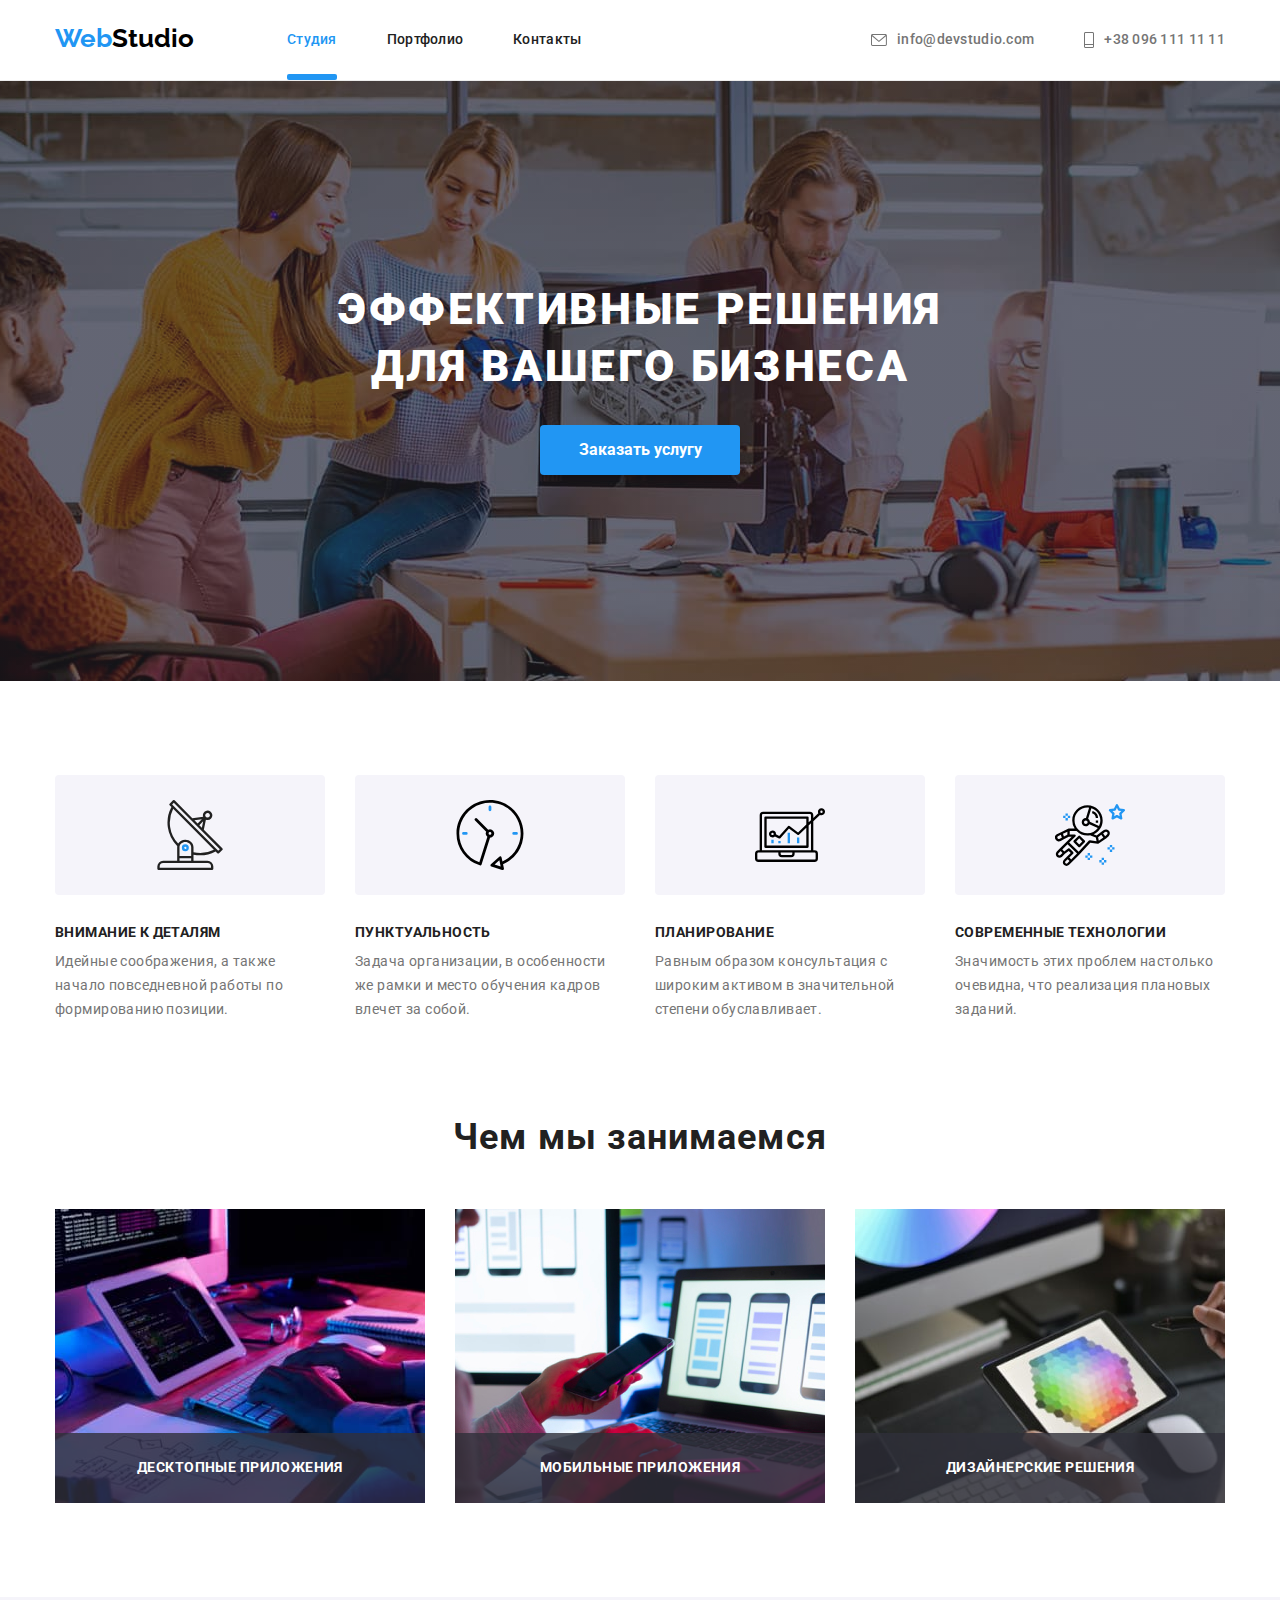
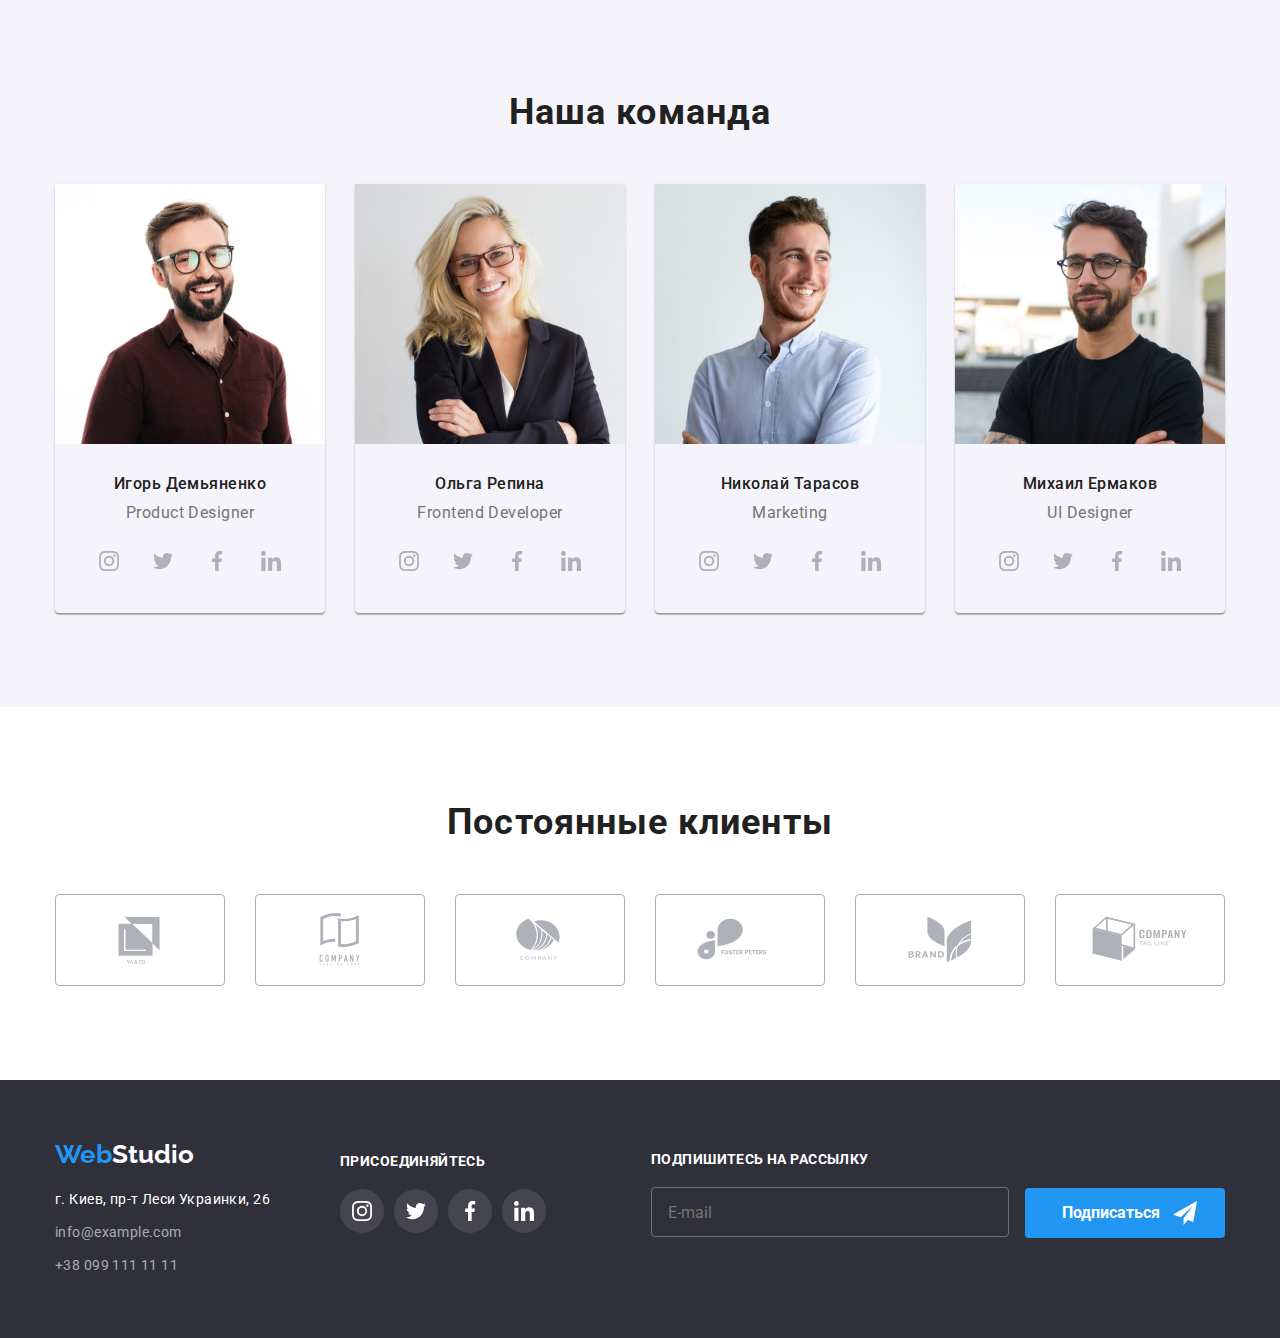
<file: index.html>
<!DOCTYPE html>
<html lang="ru">
    <head>
        <meta charset="UTF-8" />
        <meta http-equiv="X-UA-Compatible" content="IE=edge" />
        <meta name="viewport" content="width=device-width, initial-scale=1.0" />
        <title lang="en">WebStudio</title>
        <link rel="preconnect" href="https://fonts.googleapis.com" />
        <link rel="preconnect" href="https://fonts.gstatic.com" crossorigin />
        <link
            href="https://fonts.googleapis.com/css2?family=Raleway:wght@700&family=Roboto:wght@400;500;700;900&display=swap"
            rel="stylesheet"
        />
        <link
            rel="stylesheet"
            href="https://cdnjs.cloudflare.com/ajax/libs/modern-normalize/1.1.0/modern-normalize.min.css"
        />
        <link rel="stylesheet" href="./css/reset.css" />
        <link rel="stylesheet" href="./css/styles.css" />
    </head>
    <body>
        <!--Шапка-->
        <header class="header">
            <div class="conteiner flex-conteiner">
                <nav class="site-nav">
                    <a href="/index.html" class="logo-link" lang="en"
                        >Web<span class="logo-header-sec">Studio</span></a
                    >
                    <ul class="flex-list">
                        <li class="item">
                            <a class="link links current" href="/index.html"
                                >Студия</a
                            >
                        </li>
                        <li class="item">
                            <a class="link links" href="./portfolio.html"
                                >Портфолио</a
                            >
                        </li>
                        <li class="item">
                            <a class="link links" href="">Контакты</a>
                        </li>
                    </ul>
                </nav>
                <ul class="contacts">
                    <li class="item">
                        <a class="link links" href="mailto:info@devstudio.com">
                            <svg class="icon-header" width="16" height="12">
                                <use href="./img/icons.svg#icon-envelope"></use>
                            </svg>
                            info@devstudio.com</a
                        >
                    </li>

                    <li class="item">
                        <a class="link links" href="tel:+380961111111">
                            <svg class="icon-header" width="10" height="16">
                                <use
                                    href="./img/icons.svg#icon-phone"
                                ></use></svg
                            >+38 096 111 11 11</a
                        >
                    </li>
                </ul>
            </div>
        </header>
        <main>
            <!--Герой-->

            <section class="hero">
                <h1 class="hero-title">
                    Эффективные решения для вашего бизнеса
                </h1>
                <button
                    class="button-hero button"
                    type="button"
                    data-modal-open
                >
                    Заказать услугу
                </button>
            </section>
            <!--Преимущества компании-->
            <section class="advantage section">
                <div class="conteiner">
                    <h2 class="visually-hidden">Преимущества компании</h2>
                    <ul class="flex-adv">
                        <li class="flex-title">
                            <div class="icon-conteiner">
                                <svg
                                    class="icon-advantage"
                                    width="70"
                                    height="70"
                                >
                                    <use
                                        href="./img/icons.svg#icon-antenna"
                                    ></use>
                                </svg>
                            </div>
                            <h3 class="advantage-title">Внимание к деталям</h3>
                            <p class="discription">
                                Идейные соображения, а также начало повседневной
                                работы по формированию позиции.
                            </p>
                        </li>
                        <li class="flex-title">
                            <div class="icon-conteiner">
                                <svg class="icon-advantage">
                                    <use
                                        href="./img/icons.svg#icon-clock"
                                    ></use>
                                </svg>
                            </div>
                            <h3 class="advantage-title">Пунктуальность</h3>
                            <p class="discription">
                                Задача организации, в особенности же рамки и
                                место обучения кадров влечет за собой.
                            </p>
                        </li>
                        <li class="flex-title">
                            <div class="icon-conteiner">
                                <svg class="icon-advantage">
                                    <use
                                        href="./img/icons.svg#icon-diagram"
                                    ></use>
                                </svg>
                            </div>
                            <h3 class="advantage-title">Планирование</h3>
                            <p class="discription">
                                Равным образом консультация с широким активом в
                                значительной степени обуславливает.
                            </p>
                        </li>
                        <li class="flex-title">
                            <div class="icon-conteiner">
                                <svg class="icon-advantage">
                                    <use
                                        href="./img/icons.svg#icon-astronaut"
                                    ></use>
                                </svg>
                            </div>
                            <h3 class="advantage-title">
                                Современные технологии
                            </h3>
                            <p class="discription">
                                Значимость этих проблем настолько очевидна, что
                                реализация плановых заданий.
                            </p>
                        </li>
                    </ul>
                </div>
            </section>
            <!--Специфика работы-->
            <section class="section">
                <div class="conteiner">
                    <h3 class="example">Чем мы занимаемся</h3>
                    <ul class="flex-example">
                        <li class="flex-img example-img">
                            <div class="example-img">
                                <img
                                    src="./img/example1.jpg"
                                    alt="Работник набирает текст на клавиатуре"
                                    width="370"
                                    height="294"
                                />
                                <p class="example-title">
                                    Десктопные приложения
                                </p>
                            </div>
                        </li>
                        <li class="flex-img">
                            <div class="example-img">
                                <img
                                    src="./img/example2.jpg"
                                    alt="Девушка сверяет изображение на телефоне с исходным материалом"
                                    width="370"
                                    height="294"
                                />
                                <p class="example-title">
                                    Мобильные приложения
                                </p>
                            </div>
                        </li>
                        <li class="flex-img example-img">
                            <div class="example-img">
                                <img
                                    src="./img/example3.jpg"
                                    alt="Выбор цвета из палитры"
                                    width="370"
                                    height="294"
                                />
                                <p class="example-title">
                                    Дизайнерские решения
                                </p>
                            </div>
                        </li>
                    </ul>
                </div>
            </section>
            <!--Сотрудники команды-->
            <section class="team section">
                <div class="conteiner">
                    <h2 class="team-title">Наша команда</h2>
                    <ul class="flex-team">
                        <li class="flex-post">
                            <img
                                src="./img/team1.jpg"
                                alt="Игорь Демьяненко-Product Designer"
                                width="270"
                                height="260"
                            />
                            <h3 class="team-name">Игорь Демьяненко</h3>
                            <p class="post" lang="en">Product Designer</p>
                            <div class="social-block">
                                <ul class="social-list">
                                    <li class="social-item">
                                        <a
                                            href="instagram.com"
                                            rel="noopener noreferrer"
                                            target="_blank"
                                            class="social-link"
                                        >
                                            <svg class="link-icon">
                                                <use
                                                    href="./img/icons.svg#icon-instagram"
                                                ></use></svg
                                        ></a>
                                    </li>
                                    <li class="social-item">
                                        <a
                                            class="social-link"
                                            href="twitter.com"
                                            rel="noopener noreferrer"
                                            target="_blank"
                                        >
                                            <svg class="link-icon">
                                                <use
                                                    href="./img/icons.svg#icon-twitter"
                                                ></use></svg
                                        ></a>
                                    </li>
                                    <li class="social-item">
                                        <a
                                            href="facebook.com"
                                            rel="noopener noreferrer"
                                            target="_blank"
                                            class="social-link"
                                        >
                                            <svg class="link-icon">
                                                <use
                                                    href="./img/icons.svg#icon-facebook"
                                                ></use></svg
                                        ></a>
                                    </li>
                                    <li class="social-item">
                                        <a
                                            href="linkedin.com"
                                            rel="noopener noreferrer"
                                            target="_blank"
                                            class="social-link"
                                        >
                                            <svg class="link-icon">
                                                <use
                                                    href="./img/icons.svg#icon-linkedin"
                                                ></use></svg
                                        ></a>
                                    </li>
                                </ul>
                            </div>
                        </li>
                        <li class="flex-post">
                            <img
                                src="./img/team2.jpg"
                                alt="Ольга Репина-Frontend Developer"
                                width="270"
                                height="260"
                            />
                            <h3 class="team-name">Ольга Репина</h3>
                            <p class="post" lang="en">Frontend Developer</p>
                            <div class="social-block">
                                <ul class="social-list">
                                    <li class="social-item">
                                        <a
                                            class="social-link"
                                            href="instagram.com"
                                            rel="noopener noreferrer"
                                            target="_blank"
                                        >
                                            <svg class="link-icon">
                                                <use
                                                    href="./img/icons.svg#icon-instagram"
                                                ></use></svg
                                        ></a>
                                    </li>
                                    <li class="social-item">
                                        <a
                                            class="social-link"
                                            href="twitter.com"
                                            rel="noopener noreferrer"
                                            target="_blank"
                                        >
                                            <svg class="link-icon">
                                                <use
                                                    href="./img/icons.svg#icon-twitter"
                                                ></use></svg
                                        ></a>
                                    </li>
                                    <li class="social-item">
                                        <a
                                            class="social-link"
                                            href="facebook.com"
                                            rel="noopener noreferrer"
                                            target="_blank"
                                        >
                                            <svg class="link-icon">
                                                <use
                                                    href="./img/icons.svg#icon-facebook"
                                                ></use></svg
                                        ></a>
                                    </li>
                                    <li class="social-item">
                                        <a
                                            class="social-link"
                                            href="linkedin.com"
                                            rel="noopener noreferrer"
                                            target="_blank"
                                        >
                                            <svg class="link-icon">
                                                <use
                                                    href="./img/icons.svg#icon-linkedin"
                                                ></use></svg
                                        ></a>
                                    </li>
                                </ul>
                            </div>
                        </li>
                        <li class="flex-post">
                            <img
                                src="./img/team3.jpg"
                                alt="Николай Тарасов-Marketing"
                                width="270"
                                height="260"
                            />
                            <h3 class="team-name">Николай Тарасов</h3>
                            <p class="post" lang="en">Marketing</p>
                            <div class="social-block">
                                <ul class="social-list">
                                    <li class="social-item">
                                        <a
                                            href="instagram.com"
                                            rel="noopener noreferrer"
                                            target="_blank"
                                            class="social-link"
                                        >
                                            <svg class="link-icon">
                                                <use
                                                    href="./img/icons.svg#icon-instagram"
                                                ></use></svg
                                        ></a>
                                    </li>
                                    <li class="social-item">
                                        <a
                                            class="social-link"
                                            href="twitter.com"
                                            rel="noopener noreferrer"
                                            target="_blank"
                                        >
                                            <svg class="link-icon">
                                                <use
                                                    href="./img/icons.svg#icon-twitter"
                                                ></use></svg
                                        ></a>
                                    </li>
                                    <li class="social-item">
                                        <a
                                            href="facebook.com"
                                            rel="noopener noreferrer"
                                            target="_blank"
                                            class="social-link"
                                        >
                                            <svg class="link-icon">
                                                <use
                                                    href="./img/icons.svg#icon-facebook"
                                                ></use></svg
                                        ></a>
                                    </li>
                                    <li class="social-item">
                                        <a
                                            href="linkedin.com"
                                            rel="noopener noreferrer"
                                            target="_blank"
                                            class="social-link"
                                        >
                                            <svg class="link-icon">
                                                <use
                                                    href="./img/icons.svg#icon-linkedin"
                                                ></use></svg
                                        ></a>
                                    </li>
                                </ul>
                            </div>
                        </li>
                        <li class="flex-post">
                            <img
                                src="./img/team4.jpg"
                                alt="Михаил Ермаков-UI Designer"
                                width="270"
                                height="260"
                            />
                            <h3 class="team-name">Михаил Ермаков</h3>
                            <p class="post" lang="en">UI Designer</p>
                            <div class="social-block">
                                <ul class="social-list">
                                    <li class="social-item">
                                        <a
                                            href="instagram.com"
                                            rel="noopener noreferrer"
                                            target="_blank"
                                            class="social-link"
                                        >
                                            <svg class="link-icon">
                                                <use
                                                    href="./img/icons.svg#icon-instagram"
                                                ></use></svg
                                        ></a>
                                    </li>
                                    <li class="social-item">
                                        <a
                                            class="social-link"
                                            href="twitter.com"
                                            rel="noopener noreferrer"
                                            target="_blank"
                                        >
                                            <svg class="link-icon">
                                                <use
                                                    href="./img/icons.svg#icon-twitter"
                                                ></use></svg
                                        ></a>
                                    </li>
                                    <li class="social-item">
                                        <a
                                            href="facebook.com"
                                            rel="noopener noreferrer"
                                            target="_blank"
                                            class="social-link"
                                        >
                                            <svg class="link-icon">
                                                <use
                                                    href="./img/icons.svg#icon-facebook"
                                                ></use></svg
                                        ></a>
                                    </li>
                                    <li class="social-item">
                                        <a
                                            href="linkedin.com"
                                            rel="noopener noreferrer"
                                            target="_blank"
                                            class="social-link"
                                        >
                                            <svg class="link-icon">
                                                <use
                                                    href="./img/icons.svg#icon-linkedin"
                                                ></use></svg
                                        ></a>
                                    </li>
                                </ul>
                            </div>
                        </li>
                    </ul>
                </div>
            </section>
            <!--Клиенты-->
            <section class="section">
                <div class="conteiner">
                    <h3 class="clients-title">Постоянные клиенты</h3>
                    <ul class="clients-list">
                        <li class="clients-item">
                            <a href="" class="clients-link">
                                <svg class="clients-icon">
                                    <use
                                        href="./img/icons.svg#icon-logo1"
                                    ></use>
                                </svg>
                            </a>
                        </li>
                        <li class="clients-item">
                            <a href="" class="clients-link">
                                <svg class="clients-icon">
                                    <use
                                        href="./img/icons.svg#icon-logo2"
                                    ></use>
                                </svg>
                            </a>
                        </li>
                        <li class="clients-item">
                            <a href="" class="clients-link">
                                <svg class="clients-icon">
                                    <use
                                        href="./img/icons.svg#icon-logo3"
                                    ></use>
                                </svg>
                            </a>
                        </li>
                        <li class="clients-item">
                            <a href="" class="clients-link">
                                <svg class="clients-icon">
                                    <use
                                        href="./img/icons.svg#icon-logo4"
                                    ></use>
                                </svg>
                            </a>
                        </li>
                        <li class="clients-item">
                            <a href="" class="clients-link">
                                <svg class="clients-icon">
                                    <use
                                        href="./img/icons.svg#icon-logo5"
                                    ></use>
                                </svg>
                            </a>
                        </li>
                        <li class="clients-item">
                            <a href="" class="clients-link">
                                <svg class="clients-icon">
                                    <use
                                        href="./img/icons.svg#icon-logo6"
                                    ></use>
                                </svg>
                            </a>
                        </li>
                    </ul>
                </div>
            </section>
        </main>
        <!--Контакты-->
        <footer class="footer">
            <div class="conteiner footer-flex">
                <div class="footer-conteiner">
                    <a
                        class="logo-link footer-logo"
                        href="/index.html"
                        lang="en"
                        >Web<span class="logo-footer-sec">Studio</span></a
                    >
                    <address>
                        <ul class="footer-contacts">
                            <li class="footer-item">
                                <a
                                    class="map-link"
                                    href="https://goo.gl/maps/79ZGm4thhappSb5H8"
                                    target="_blank"
                                    rel="noopener noreferrer"
                                    >г. Киев, пр-т Леси Украинки, 26</a
                                >
                                <br />
                            </li>
                            <li class="footer-item">
                                <a
                                    class="link footer-links"
                                    href="mailto:info@example.com"
                                    >info@example.com</a
                                >
                            </li>
                            <li class="footer-item">
                                <a
                                    class="link footer-links"
                                    href="tel:+380991111111"
                                    >+38 099 111 11 11</a
                                >
                            </li>
                        </ul>
                    </address>
                </div>
                <div class="footer-link-conteiner">
                    <h2 class="footer-text footer-title">присоединяйтесь</h2>
                    <ul class="footer-social-list">
                        <li class="footer-social-item">
                            <a
                                class="footer-social-link"
                                href="instagram.com"
                                rel="noopener noreferrer"
                                target="_blank"
                            >
                                <svg class="footer-link-icon">
                                    <use
                                        href="./img/icons.svg#icon-instagram"
                                    ></use></svg
                            ></a>
                        </li>
                        <li class="footer-social-item">
                            <a
                                class="footer-social-link"
                                href="twitter.com"
                                rel="noopener noreferrer"
                                target="_blank"
                            >
                                <svg class="footer-link-icon">
                                    <use
                                        href="./img/icons.svg#icon-twitter"
                                    ></use></svg
                            ></a>
                        </li>
                        <li class="footer-social-item">
                            <a
                                class="footer-social-link"
                                href="facebook.com"
                                rel="noopener noreferrer"
                                target="_blank"
                            >
                                <svg class="footer-link-icon">
                                    <use
                                        href="./img/icons.svg#icon-facebook"
                                    ></use></svg
                            ></a>
                        </li>
                        <li class="footer-social-item">
                            <a
                                class="footer-social-link"
                                href="linkedin.com"
                                rel="noopener noreferrer"
                                target="_blank"
                            >
                                <svg class="footer-link-icon">
                                    <use
                                        href="./img/icons.svg#icon-linkedin"
                                    ></use></svg
                            ></a>
                        </li>
                    </ul>
                </div>
                <div class="subscribe-conteiner">
                    <form class="form-subscribe">
                        <label for="email" class="title-subscribe footer-title"
                            >Подпишитесь на рассылку </label
                        ><input
                            type="email"
                            class="email-subscribe"
                            placeholder="E-mail"
                            id="email"
                        />
                        <button type="submit" class="button-subscribe button">
                            Подписаться
                            <svg class="icon-subscribe" width="24" height="24">
                                <use href="./img/icons.svg#icon-send"></use>
                            </svg>
                        </button>
                    </form>
                </div>
            </div>
        </footer>
        <!--Модальное окно-->
        <div class="backdrop is-hidden" data-modal>
            <div class="modal">
                <button type="button" class="modal-close" data-modal-close>
                    <svg class="close-icon" width="18" height="18">
                        <use href="./img/icons.svg#icon-close"></use>
                    </svg>
                </button>

                <form class="form">
                    <p class="form-title">
                        Оставьте свои данные, мы вам перезвоним
                    </p>
                    <div class="form-field form-margin">
                        <label for="name">Имя </label>
                        <div class="form-conteiner">
                            <input type="text" name="name" id="name" />
                            <svg class="form-icon" width="18" height="18">
                                <use href="./img/icons.svg#icon-person"></use>
                            </svg>
                        </div>
                    </div>
                    <div class="form-field form-margin">
                        <label for="tel">Телефон</label>
                        <div class="form-conteiner">
                            <input type="tel" name="tel" id="tel" />
                            <svg class="form-icon" width="18" height="18">
                                <use
                                    href="./img/icons.svg#icon-phone-black"
                                ></use>
                            </svg>
                        </div>
                    </div>
                    <div class="form-field form-margin">
                        <label for="email-form">Почта</label>
                        <div class="form-conteiner">
                            <input type="email" name="email" id="email-form" />
                            <svg class="form-icon" width="18" height="18">
                                <use href="./img/icons.svg#icon-email"></use>
                            </svg>
                        </div>
                    </div>
                    <div class="form-field">
                        <label for="comment">Коментарий</label>
                        <textarea
                            name="comment"
                            id="comment"
                            placeholder="Введите текст"
                        ></textarea>
                    </div>

                    <label for="deal" class="form-deal"
                        ><input
                            type="checkbox"
                            value="agree"
                            id="deal"
                            class="check"
                        />
                        <svg width="11" height="8" class="icon-deal">
                            <use href="./img/icons.svg#icon-check"></use></svg
                        >Соглашаюсь с рассылкой и принимаю
                        <a href="" class="conditions"> Условия договора</a>
                    </label>

                    <button type="submit" class="form-button button">
                        Отправить
                    </button>
                </form>
            </div>
        </div>
        <script src="./js/modal.js"></script>
    </body>
</html>
</file>
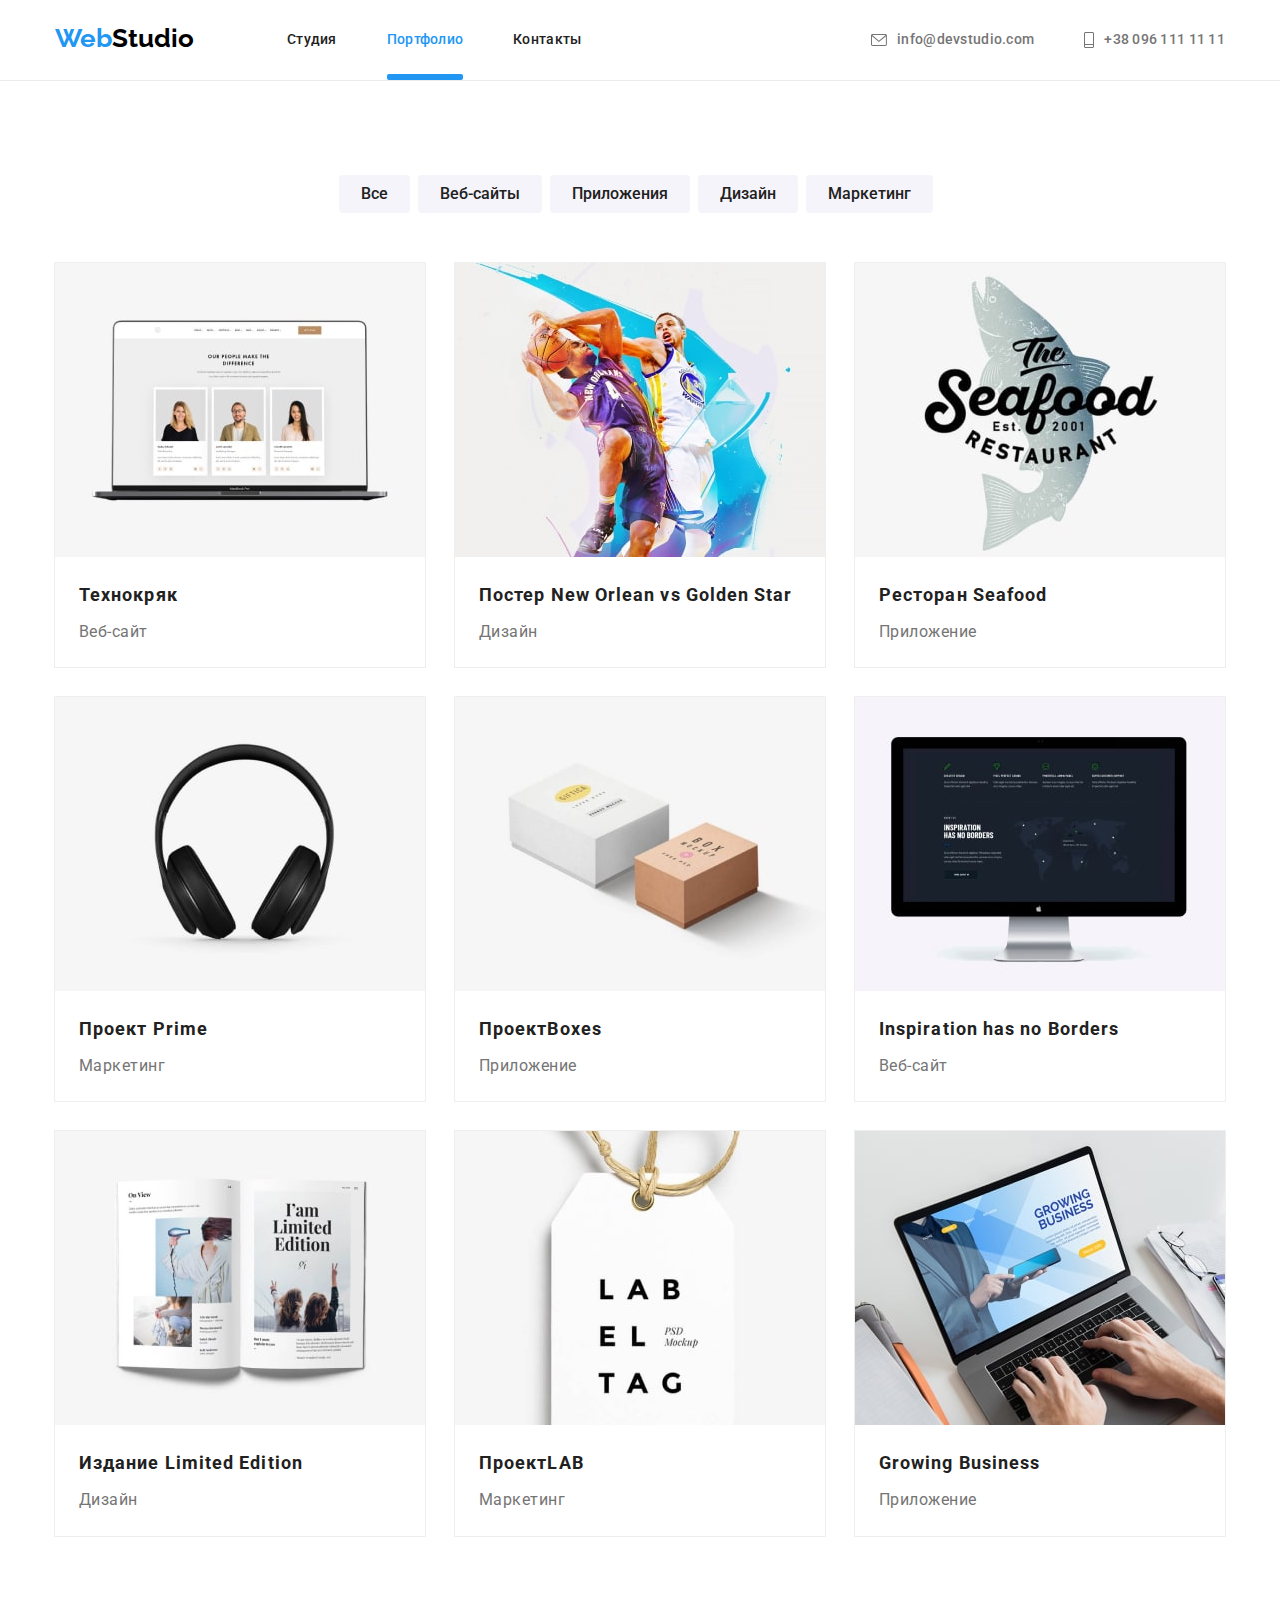
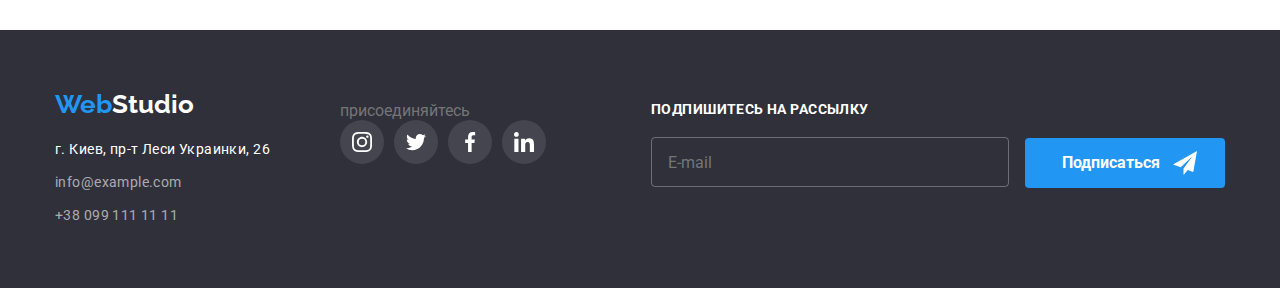
<file: portfolio.html>
<!DOCTYPE html>
<html lang="ru">
    <head>
        <meta charset="UTF-8" />
        <meta http-equiv="X-UA-Compatible" content="IE=edge" />
        <meta name="viewport" content="width=device-width, initial-scale=1.0" />
        <title>Портфолию</title>
        <link rel="preconnect" href="https://fonts.googleapis.com" />
        <link rel="preconnect" href="https://fonts.gstatic.com" crossorigin />
        <link
            href="https://fonts.googleapis.com/css2?family=Raleway:wght@700&family=Roboto:wght@400;500;700;900&display=swap"
            rel="stylesheet"
        />
        <link
            rel="stylesheet"
            href="https://cdnjs.cloudflare.com/ajax/libs/modern-normalize/1.1.0/modern-normalize.min.css"
        />
        <link rel="stylesheet" href="./css/reset.css" />
        <link rel="stylesheet" href="./css/styles.css" />
    </head>
    <body>
        <header class="header">
            <div class="conteiner flex-conteiner">
                <nav class="site-nav">
                    <a href="/index.html" class="logo-link" lang="en"
                        >Web<span class="logo-header-sec">Studio</span></a
                    >
                    <ul class="flex-list">
                        <li class="item">
                            <a class="link links" href="">Студия</a>
                        </li>
                        <li class="item">
                            <a
                                class="link links current"
                                href="./portfolio.html"
                                >Портфолио</a
                            >
                        </li>
                        <li class="item">
                            <a class="link links" href="">Контакты</a>
                        </li>
                    </ul>
                </nav>
                <ul class="contacts">
                    <li class="item">
                        <a class="link links" href="mailto:info@devstudio.com">
                            <svg class="icon-header" width="16" height="12">
                                <use href="./img/icons.svg#icon-envelope"></use>
                            </svg>
                            info@devstudio.com</a
                        >
                    </li>

                    <li class="item">
                        <a class="link links" href="tel:+380961111111">
                            <svg class="icon-header" width="10" height="16">
                                <use
                                    href="./img/icons.svg#icon-phone"
                                ></use></svg
                            >+38 096 111 11 11</a
                        >
                    </li>
                </ul>
            </div>
        </header>
        <main>
            <section class="portfolio section">
                <div class="conteiner">
                    <h1 class="visually-hidden">Портфолию</h1>
                    <ul class="list-padding flex-btn">
                        <li class="flex-item">
                            <button
                                class="button-portfolio active"
                                type="button"
                            >
                                Все
                            </button>
                        </li>
                        <li class="flex-item">
                            <button class="button-portfolio" type="button">
                                Веб-сайты
                            </button>
                        </li>
                        <li class="flex-item">
                            <button class="button-portfolio" type="button">
                                Приложения
                            </button>
                        </li>
                        <li class="flex-item">
                            <button class="button-portfolio" type="button">
                                Дизайн
                            </button>
                        </li>
                        <li class="flex-item">
                            <button class="button-portfolio" type="button">
                                Маркетинг
                            </button>
                        </li>
                    </ul>
                    <ul class="filters flex-conteiner">
                        <li class="flex-element">
                            <a class="project-link" href="">
                                <div class="overlay">
                                    <img
                                        src="./img/portfolio1.jpg"
                                        alt="Изображение на ноутбуке"
                                        width="370"
                                    />
                                    <p class="overlay-text">
                                        Технокряк это современная площадка
                                        распространения коронавируса. Компании
                                        используют эту платформу для цифрового
                                        шпионажа и атак на защищённые сервера
                                        конкурентов.
                                    </p>
                                </div>

                                <h2 class="filters-title">Технокряк</h2>
                                <p class="filters-type">Веб-сайт</p>
                            </a>
                        </li>
                        <li class="flex-element">
                            <a class="project-link" href="">
                                <div class="overlay">
                                    <p class="overlay-text">
                                        Технокряк это современная площадка
                                        распространения коронавируса. Компании
                                        используют эту платформу для цифрового
                                        шпионажа и атак на защищённые сервера
                                        конкурентов.
                                    </p>
                                    <img
                                        src="./img/portfolio2.jpg"
                                        alt="Два баскетболиста"
                                        width="370"
                                    />
                                </div>
                                <h2 class="filters-title">
                                    Постер
                                    <span lang="en"
                                        >New Orlean vs Golden Star</span
                                    >
                                </h2>
                                <p class="filters-type">Дизайн</p>
                            </a>
                        </li>
                        <li class="flex-element">
                            <a class="project-link" href="">
                                <div class="overlay">
                                    <p class="overlay-text">
                                        Технокряк это современная площадка
                                        распространения коронавируса. Компании
                                        используют эту платформу для цифрового
                                        шпионажа и атак на защищённые сервера
                                        конкурентов.
                                    </p>
                                    <img
                                        src="./img/portfolio3.jpg"
                                        alt="Логотип ресторана"
                                        width="370"
                                    />
                                </div>
                                <h2 class="filters-title">
                                    Ресторан <span lang="en">Seafood</span>
                                </h2>
                                <p class="filters-type">Приложение</p>
                            </a>
                        </li>

                        <li class="flex-element">
                            <a class="project-link" href="">
                                <div class="overlay">
                                    <p class="overlay-text">
                                        Технокряк это современная площадка
                                        распространения коронавируса. Компании
                                        используют эту платформу для цифрового
                                        шпионажа и атак на защищённые сервера
                                        конкурентов.
                                    </p>
                                    <img
                                        src="./img/portfolio4.jpg"
                                        alt="Наушники"
                                        width="370"
                                    />
                                </div>
                                <h2 class="filters-title">
                                    Проект <span lang="en">Prime</span>
                                </h2>
                                <p class="filters-type">Маркетинг</p>
                            </a>
                        </li>

                        <li class="flex-element">
                            <a class="project-link" href="">
                                <div class="overlay">
                                    <p class="overlay-text">
                                        Технокряк это современная площадка
                                        распространения коронавируса. Компании
                                        используют эту платформу для цифрового
                                        шпионажа и атак на защищённые сервера
                                        конкурентов.
                                    </p>
                                    <img
                                        src="./img/portfolio5.jpg"
                                        alt="Две коробки"
                                        width="370"
                                    />
                                </div>
                                <h2 class="filters-title">
                                    Проект<span lang="en">Boxes</span>
                                </h2>
                                <p class="filters-type">Приложение</p>
                            </a>
                        </li>

                        <li class="flex-element">
                            <a class="project-link" href="">
                                <div class="overlay">
                                    <p class="overlay-text">
                                        Технокряк это современная площадка
                                        распространения коронавируса. Компании
                                        используют эту платформу для цифрового
                                        шпионажа и атак на защищённые сервера
                                        конкурентов.
                                    </p>
                                    <img
                                        src="./img/portfolio6.jpg"
                                        alt="Лаптоп"
                                        width="370"
                                    />
                                </div>
                                <h2 class="filters-title">
                                    <span lang="en"
                                        >Inspiration has no Borders</span
                                    >
                                </h2>
                                <p class="filters-type">Веб-сайт</p>
                            </a>
                        </li>

                        <li class="flex-element">
                            <a class="project-link" href="">
                                <div class="overlay">
                                    <p class="overlay-text">
                                        Технокряк это современная площадка
                                        распространения коронавируса. Компании
                                        используют эту платформу для цифрового
                                        шпионажа и атак на защищённые сервера
                                        конкурентов.
                                    </p>
                                    <img
                                        src="./img/portfolio7.jpg"
                                        alt="Журнал"
                                        width="370"
                                    />
                                </div>
                                <h2 class="filters-title">
                                    Издание
                                    <span lang="en">Limited Edition</span>
                                </h2>
                                <p class="filters-type">Дизайн</p>
                            </a>
                        </li>

                        <li class="flex-element">
                            <a class="project-link" href="">
                                <div class="overlay">
                                    <p class="overlay-text">
                                        Технокряк это современная площадка
                                        распространения коронавируса. Компании
                                        используют эту платформу для цифрового
                                        шпионажа и атак на защищённые сервера
                                        конкурентов.
                                    </p>
                                    <img
                                        src="./img/portfolio8.jpg"
                                        alt="Бумажка на веревке"
                                        width="370"
                                    />
                                </div>
                                <h2 class="filters-title">
                                    Проект<span lang="en">LAB</span>
                                </h2>
                                <p class="filters-type">Маркетинг</p>
                            </a>
                        </li>

                        <li class="flex-element">
                            <a class="project-link" href="">
                                <div class="overlay">
                                    <p class="overlay-text">
                                        Технокряк это современная площадка
                                        распространения коронавируса. Компании
                                        используют эту платформу для цифрового
                                        шпионажа и атак на защищённые сервера
                                        конкурентов.
                                    </p>
                                    <img
                                        src="./img/portfolio9.jpg"
                                        alt="Человек работает на ноутбуке"
                                        width="370"
                                    />
                                </div>
                                <h2 class="filters-title" lang="en">
                                    Growing Business
                                </h2>
                                <p class="filters-type">Приложение</p>
                            </a>
                        </li>
                    </ul>
                </div>
            </section>
        </main>

        <footer class="footer">
            <div class="conteiner footer-flex">
                <div class="footer-conteiner">
                    <a
                        class="logo-link footer-logo"
                        href="/index.html"
                        lang="en"
                        >Web<span class="logo-footer-sec">Studio</span></a
                    >
                    <address>
                        <ul class="footer-contacts">
                            <li class="footer-item">
                                <a
                                    class="map-link"
                                    href="https://goo.gl/maps/79ZGm4thhappSb5H8"
                                    target="_blank"
                                    rel="noopener noreferrer"
                                    >г. Киев, пр-т Леси Украинки, 26</a
                                >
                                <br />
                            </li>
                            <li class="footer-item">
                                <a
                                    class="link footer-links"
                                    href="mailto:info@example.com"
                                    >info@example.com</a
                                >
                                <br />
                            </li>
                            <li class="footer-item">
                                <a
                                    class="link footer-links"
                                    href="tel:+380991111111"
                                    >+38 099 111 11 11</a
                                >
                            </li>
                        </ul>
                    </address>
                </div>
                <div class="footer-link-conteiner">
                    <p class="footer-text">присоединяйтесь</p>
                    <ul class="footer-social-list">
                        <li class="footer-social-item">
                            <a
                                class="footer-social-link"
                                href="instagram.com"
                                rel="noopener noreferrer"
                                target="_blank"
                            >
                                <svg class="footer-link-icon">
                                    <use
                                        href="./img/icons.svg#icon-instagram"
                                    ></use></svg
                            ></a>
                        </li>
                        <li class="footer-social-item">
                            <a
                                class="footer-social-link"
                                href="twitter.com"
                                rel="noopener noreferrer"
                                target="_blank"
                            >
                                <svg class="footer-link-icon">
                                    <use
                                        href="./img/icons.svg#icon-twitter"
                                    ></use></svg
                            ></a>
                        </li>
                        <li class="footer-social-item">
                            <a
                                class="footer-social-link"
                                href="facebook.com"
                                rel="noopener noreferrer"
                                target="_blank"
                            >
                                <svg class="footer-link-icon">
                                    <use
                                        href="./img/icons.svg#icon-facebook"
                                    ></use></svg
                            ></a>
                        </li>
                        <li class="footer-social-item">
                            <a
                                class="footer-social-link"
                                href="linkedin.com"
                                rel="noopener noreferrer"
                                target="_blank"
                            >
                                <svg class="footer-link-icon">
                                    <use
                                        href="./img/icons.svg#icon-linkedin"
                                    ></use></svg
                            ></a>
                        </li>
                    </ul>
                </div>
                <div class="subscribe-conteiner">
                    <form class="form-subscribe">
                        <label for="email" class="title-subscribe footer-title"
                            >Подпишитесь на рассылку </label
                        ><input
                            type="email"
                            class="email-subscribe"
                            placeholder="E-mail"
                            id="email"
                        />
                        <button type="submit" class="button-subscribe button">
                            Подписаться
                            <svg class="icon-subscribe" width="24" height="24">
                                <use href="./img/icons.svg#icon-send"></use>
                            </svg>
                        </button>
                    </form>
                </div>
            </div>
        </footer>
    </body>
</html>
</file>
<file: css/styles.css>
:root {
    --contents-color: #757575;
    --title-color: #212121;
    --accent-color: #2196f3;
    --logo-first-color: #2196f3;
    --logo-header-sec: #000000;
    --logo-footer-sec: #ffffff;
    --header-bcg: #ffffff;
    --footer-bcg: #2f303a;
    --basic-bcg: #ffffff;
    --team-bcg: #f5f4fa;
    --button-color: #212121;
    --button-active-color: #2196f3;
    --button-portfolio-bcg: #f5f4fa;
    --hover-animation: 250ms cubic-bezier(0.4, 0, 0.2, 1);
    --animation: transform 250ms cubic-bezier(0.4, 0, 0.2, 1),
        opacity 250ms cubic-bezier(0.4, 0, 0.2, 1);
}
body {
    font-family: 'Roboto', sans-serif;

    color: var(--contents-color);
}
.header {
    border-bottom: 1px solid #ececec;

    background-color: var(--header-bcg);
}
/* Шапка */
.flex-conteiner,
.site-nav {
    display: flex;
}
.flex-list {
    display: flex;
    align-items: center;
    margin-left: 93px;
}
.flex-list .item:not(:last-child) {
    margin-right: 50px;
}
.contacts {
    display: flex;
    align-items: center;
    margin-left: auto;
}
.contacts .item:not(:last-child) {
    margin-right: 50px;
}
/* Лого */
.logo-link,
.logo-link:focus {
    display: block;
    padding-top: 24px;
    padding-bottom: 25px;

    font-family: 'Raleway', sans-serif;
    font-weight: 700;
    font-size: 26px;
    line-height: 1.1em;

    color: var(--accent-color);
}
.logo-header-sec {
    color: var(--logo-header-sec);
}
.logo-footer-sec {
    color: var(--logo-footer-sec);
}
/* Навигация сайта */
.icon-header {
    margin-right: 10px;
    fill: currentColor;
}
.links {
    display: flex;
    align-items: center;
    padding-top: 32px;
    padding-bottom: 32px;

    font-weight: 500;
    font-size: 14px;
    line-height: 1.1;
    letter-spacing: 0.02em;
}
.site-nav .link {
    transition: color var(--hover-animation);

    color: var(--title-color);
}

.site-nav .link.current {
    color: var(--accent-color);
}
.item {
    position: relative;
}
.current::after {
    position: absolute;
    content: '';
    width: 100%;
    border: solid #2196f3;
    border-radius: 2px;
    bottom: 0;
}

.site-nav,
.link:focus,
.link:hover {
    color: var(--accent-color);
}

/* Контакты шапки */

.contacts .link {
    transition: color var(--hover-animation);

    color: var(--contents-color);
}

.contacts,
.link:hover,
.link:focus {
    color: var(--accent-color);
}

/* Герой */
.hero {
    padding: 200px 0;
    max-width: 1600px;
    height: 600px;
    margin: 0 auto;

    background-color: #2f303a;
    background-image: linear-gradient(
            to right,
            rgba(47, 48, 58, 0.4),
            rgba(47, 48, 58, 0.4)
        ),
        url(../img/hero-bg.jpg);
    background-repeat: no-repeat;
    background-size: cover;
    background-position: center;
}
.hero-title {
    margin: 0 auto;
    margin-bottom: 30px;

    color: #ffffff;
    font-weight: 900;
    font-size: 44px;
    line-height: 1.3;
    letter-spacing: 0.06em;
    text-transform: uppercase;
    max-width: 650px;
    text-align: center;
}

/* Преимущества */
.icon-conteiner {
    display: flex;
    align-items: center;
    justify-content: center;
    height: 120px;
    margin-bottom: 30px;
    border-radius: 4px;

    background-color: #f5f4fa;
}
.icon-advantage {
    width: 70px;
    height: 70px;
}
.advantage.section {
    padding-bottom: 0;

    background-color: #ffffff;
}
.advantage-title {
    margin-bottom: 10px;

    font-weight: 700;
    font-size: 14px;
    line-height: 1.1;
    letter-spacing: 0.03em;
    text-transform: uppercase;

    color: var(--title-color);
}
.flex-adv {
    display: flex;
    justify-content: space-between;
}
.flex-title {
    width: 270px;
    margin-right: 30px;
}
.flex-title:last-child {
    margin-right: 0;
}

.discription {
    font-size: 14px;
    line-height: 1.7;
    letter-spacing: 0.03em;
}
/* Специфика работы */
.flex-example {
    display: flex;
}

.flex-img:not(:last-child) {
    margin-right: 30px;
}
.example-img {
    position: relative;
    width: 370px;
    height: 294px;
}
.example-title {
    position: absolute;
    padding-top: 27px;
    left: 0;
    bottom: 0;
    width: 370px;
    height: 70px;
    font-weight: 700;
    font-size: 14px;
    line-height: 1.1;
    text-align: center;
    letter-spacing: 0.03em;
    text-transform: uppercase;

    color: #ffffff;
    background-color: rgba(47, 48, 58, 0.8);
}
/* Наша команда */
.team {
    background-color: #f5f4fa;
}
.team-title,
.example,
.clients-title {
    padding-bottom: 50px;

    font-weight: 700;
    font-size: 36px;
    line-height: 1.2;
    text-align: center;
    letter-spacing: 0.03em;

    color: var(--title-color);
}
.team-name {
    padding-top: 30px;
    padding-bottom: 10px;

    font-weight: 500;
    font-size: 16px;
    line-height: 1.2;
    text-align: center;
    letter-spacing: 0.03em;

    color: var(--title-color);
}
.post {
    margin-bottom: 16px;

    font-size: 16px;
    line-height: 1.2;
    text-align: center;
    letter-spacing: 0.03em;
}

.social-block {
    margin: 16px 32px 30px 32px;
}
.social-list {
    display: flex;
    justify-content: space-between;
}
.social-item {
    display: flex;
    width: 44px;
    height: 44px;
    border-radius: 50%;
}
.social-link {
    display: flex;
    justify-content: center;
    align-items: center;
    border-radius: 50%;
    width: 100%;
    height: 100%;

    fill: #afb1b8;

    transition: background-color var(--hover-animation),
        fill var(--hover-animation), border-radius var(--hover-animation);
}
.link-icon {
    width: 20px;
    height: 20px;
}
.social-link:hover,
.social-link:focus {
    background-color: var(--accent-color);
    border-radius: 50%;
    fill: #ffffff;
}

.flex-team {
    display: flex;
    justify-content: space-between;
}
.flex-post {
    box-shadow: 0px 1px 3px rgba(0, 0, 0, 0.12), 0px 1px 1px rgba(0, 0, 0, 0.14),
        0px 2px 1px rgba(0, 0, 0, 0.2);
    border-radius: 0px 0px 4px 4px;
    margin-right: 30px;
}
.flex-post:last-child {
    margin-right: 0;
}
/* Клиенты */
.clients-list {
    display: flex;
}
.clients-item {
    display: flex;

    width: 170px;
    height: 92px;
}
.clients-link {
    display: flex;
    justify-content: center;
    align-items: center;
    border: 1px solid;
    border-radius: 4px;
    width: 100%;
    height: 100%;

    color: #afb1b8;

    transition: color var(--hover-animation);
}
.clients-icon {
    display: flex;
    width: 106p;
    height: 60px;
    fill: currentColor;
}
.clients-item + .clients-item {
    margin-left: 30px;
}
.clients-link:hover,
.clients-link:focus {
    color: var(--accent-color);
}

/* Подвал */
.footer {
    background-color: var(--footer-bcg);
}
.footer-logo {
    display: block;

    padding-top: 60px;
    padding-bottom: 20px;
}
.footer-contacts {
    padding-bottom: 60px;
}
.footer-contacts .map-link {
    font-style: normal;
    font-size: 14px;
    line-height: 1.7;
    letter-spacing: 0.03em;

    color: #ffffff;

    transition: color var(--hover-animation);
}
.footer-contacts .map-link:hover,
.map-link:focus {
    color: var(--accent-color);
}
.footer-contacts .link {
    font-style: normal;
    font-size: 14px;
    line-height: 1.7;
    letter-spacing: 0.03em;

    color: #ffffff99;

    transition: color var(--hover-animation);
}
.link:focus,
.link:hover {
    color: var(--accent-color);
}
.footer-flex {
    display: flex;
}

.footer-item + .footer-item {
    padding-top: 9px;
}
.footer-link-conteiner {
    margin-top: 72px;
    margin-left: 70px;
}
.footer-title {
    margin-bottom: 20px;

    font-weight: 700;
    font-size: 14px;
    line-height: 1.1;
    letter-spacing: 0.03em;
    text-transform: uppercase;

    color: #ffffff;
}
.footer-text {
    display: inline-block;
}
.footer-social-list {
    display: flex;
}
.footer-link-icon {
    display: flex;
    width: 20px;
    height: 20px;

    fill: #ffffff;
}
.footer-social-link {
    display: flex;
    justify-content: center;
    align-items: center;
    border-radius: 50%;
    width: 100%;
    height: 100%;

    transition: background-color var(--hover-animation);
}
.footer-social-item {
    border-radius: 50%;
    width: 44px;
    height: 44px;

    background-color: rgba(255, 255, 255, 0.1);
}
.footer-social-link:hover,
.footer-social-link:focus {
    background-color: var(--accent-color);
}

.footer-social-item + .footer-social-item {
    margin-left: 10px;
}
.subscribe-conteiner {
    display: flex;
    margin-top: 72px;
    margin-left: auto;
}
.title-subscribe {
    display: flex;
}
.email-subscribe {
    width: 358px;
    height: 50px;
    padding: 15px 16px;
    margin-right: 12px;

    border: 1px solid rgba(255, 255, 255, 0.3);
    background-color: transparent;
    border-radius: 4px;
    color: #ffffff;
}
.button-subscribe {
    position: relative;
    display: inline-block;
    width: 200px;
    height: 50px;
    padding-right: 29px;

    background: #2196f3;
    color: #ffffff;
    border-radius: 4px;

    transition: background-color var(--hover-animation),
        box-shadow var(--hover-animation);
}
.icon-subscribe {
    position: absolute;
    top: 50%;
    right: 28px;

    transform: translateY(-50%);
}
.button-subscribe:hover,
.button-subscribe:focus {
    background-color: #188ce8;
    box-shadow: 0px 4px 4px rgba(0, 0, 0, 0.15);
}

/* Портфолио */
.portfolio {
    background-color: var(--basic-bcg);
}
.overlay {
    position: relative;
    overflow: hidden;
}

.overlay-text {
    position: absolute;
    top: 0;
    left: 0;
    padding: 63px 24px;
    min-height: 100%;
    height: calc(100%-30px);
    overflow-y: auto;

    font-size: 18px;
    line-height: 1.6;
    letter-spacing: 0.03em;

    color: #ffffff;
    background-color: rgba(33, 150, 243, 0.9);

    transform: translateY(101%);
    transition: var(--animation);
}
.project-link:hover .overlay-text,
.project-link:hover {
    transform: translateY(0);
}
.flex-conteiner {
    display: flex;
    flex-wrap: wrap;
}
.flex-element {
    width: 370px;
    margin-right: 30px;
    margin-bottom: 30px;
    outline: 1px solid #eeeeee;
}

.flex-element:nth-child(3n) {
    margin-right: 0;
}
.flex-element:nth-last-child(-n + 3) {
    margin-bottom: 0;
}
.filters-title {
    padding: 20px 24px 4px;

    font-weight: 700;
    font-size: 18px;
    line-height: 2;
    letter-spacing: 0.06em;

    color: var(--title-color);
}
.filters-type {
    padding: 0 24px 20px;

    font-size: 16px;
    line-height: 1.9;
    letter-spacing: 0.03em;
}
.project-link {
    display: block;

    transition: box-shadow var(--hover-animation);
}
.project-link:hover {
    box-shadow: 0px 1px 1px rgba(0, 0, 0, 0.12), 0px 4px 4px rgba(0, 0, 0, 0.06),
        1px 4px 6px rgba(0, 0, 0, 0.16);
}
/* Кнопки */
.button {
    border-radius: 4px;

    font-family: inherit;
    font-weight: 700;
    min-width: 200px;
    height: 50px;

    color: #ffffff;
    background-color: var(--button-active-color);
}
.button-hero {
    display: block;
    padding: 10px 32px;
    margin: 0 auto;

    background-image: none;

    box-shadow: 0px 4px 4px rgba(0, 0, 0, 0.15);
    transition: background-color var(--hover-animation),
        box-shadow var(--hover-animation);
}
.button-hero:hover,
.button-hero:focus {
    background-color: #188ce8;
    box-shadow: 0px 4px 4px rgba(0, 0, 0, 0.15);
}
.button-portfolio {
    padding: 6px 22px;
    border-radius: 4px;

    font-family: inherit;
    font-weight: 500;
    font-size: 16px;
    line-height: 1.6;

    color: var(--button-color);
    background-color: var(--button-portfolio-bcg);

    transition: color var(--hover-animation),
        background-color var(--hover-animation),
        box-shadow var(--hover-animation);
}

.button-portfolio:hover,
.button-portfolio:focus {
    color: #ffffff;
    background-color: #188ce8;
    box-shadow: 0px 3px 1px rgba(0, 0, 0, 0.1), 0px 1px 2px rgba(0, 0, 0, 0.08),
        0px 2px 2px rgba(0, 0, 0, 0.12);
}
.flex-btn {
    display: flex;
    justify-content: center;
}
.flex-item {
    margin-right: 8px;
}
.conteiner {
    width: 1200px;
    padding-left: 15px;
    padding-right: 15px;
    margin: 0 auto;
}
.section {
    padding: 94px 0;
}
.list-padding {
    padding-bottom: 50px;
}
/* -------Модальное окно---------- */
.backdrop {
    position: fixed;
    top: 0;
    left: 0;
    width: 100vw;
    height: 100vh;

    background-color: rgba(0, 0, 0, 0.2);

    transition: var(--animation), visibility var(--hover-animation);
}
.backdrop.is-hidden .modal {
    transform: translate(-50%, -50%) scale(1.1);
}
.modal {
    position: absolute;
    top: 50%;
    left: 50%;
    max-width: 528px;
    width: calc(100% - 30px);
    max-height: 581px;
    height: calc(100% - 30px);
    padding: 40px;
    border-radius: 4px;

    background-color: #ffffff;
    box-shadow: 0px 1px 3px rgba(0, 0, 0, 0.12), 0px 1px 1px rgba(0, 0, 0, 0.14),
        0px 2px 1px rgba(0, 0, 0, 0.2);

    transform: translate(-50%, -50%) scale(1);
    transition: transform var(--hover-animation);
}
.modal-close {
    position: absolute;
    display: flex;
    align-items: center;
    justify-content: center;
    top: 10px;
    right: 10px;
    width: 30px;
    height: 30px;

    border: 1px solid rgba(0, 0, 0, 0.1);
    border-radius: 50%;

    background-color: #ffffff;
}
.close-icon {
    transition: fill var(--hover-animation);
}
.modal-close:hover,
.modal-close:focus .close-icon {
    fill: var(--accent-color);
}
.form {
    position: absolute;
    margin: 0 auto;
}
.form-title {
    margin-bottom: 12px;

    font-weight: 700;
    font-size: 20px;
    line-height: 1.2;
    text-align: center;
    letter-spacing: 0.03em;

    color: var(--title-color);
}
.form-field {
    display: flex;
    flex-direction: column;
}

.form-margin {
    margin-bottom: 10px;
}

.form-conteiner {
    position: relative;
}
.form-icon {
    position: absolute;
    top: 50%;
    left: 12px;

    transform: translateY(-50%);
    transition: fill var(--hover-animation);
}
.form-field:focus-within .form-icon {
    fill: var(--accent-color);
}
.form-field input {
    width: 100%;
    height: 40px;
    background-color: transparent;
    margin: 0;

    padding: 12px 0 12px 42px;

    border: 1px solid;
    border-color: rgba(33, 33, 33, 0.2);
    border-radius: 4px;

    transition: border-color var(--hover-animation);
}
.form-field:focus-within input {
    border-color: var(--accent-color);
}
.form-field label {
    margin-bottom: 5px;
    font-size: 12px;
    line-height: 1.2;
    letter-spacing: 0.01em;
}
.form-field textarea {
    width: 448px;
    height: 120px;
    margin-bottom: 20px;

    border: 1px solid;
    border-color: rgba(33, 33, 33, 0.2);
    border-radius: 4px;
    padding: 12px 16px;

    background-color: transparent;
}
.textarea::placeholder {
    font-size: 14px;
    line-height: 1.2;
    letter-spacing: 0.01em;

    color: rgba(117, 117, 117, 0.5);
}
label.form-deal {
    display: flex;
    align-items: center;
    margin-left: 12px;
    margin-right: auto;
    margin-bottom: 30px;

    cursor: pointer;

    font-size: 14px;
    line-height: 1.7;
    letter-spacing: 0.03em;
}
.conditions {
    text-decoration-line: underline;
    text-decoration-skip-ink: none;
    margin-left: 5px;

    color: #2196f3;
}
.check {
    position: absolute;
    width: 1px;
    height: 1px;
    margin: -1px;
    bottom: 0;
    padding: 0;
    clip: rect(0 0 0 0);
    overflow: hidden;
}
.icon-deal {
    display: flex;
    align-items: center;
    width: 16px;
    height: 15px;
    border: 1px solid;
    border-color: #000000;
    border-radius: 2px;
    margin-right: 7px;
}
.check:checked + .icon-deal {
    background-color: #2196f3;
    border-color: #2196f3;
    border-radius: 2px;
}
.form-button {
    display: flex;
    justify-content: center;
    align-items: center;
    margin: 0 auto;

    background: #2196f3;

    transition: background-color var(--hover-animation),
        box-shadow var(--hover-animation);
}
.form-button:hover,
.form-button:focus {
    background-color: #188ce8;
    box-shadow: 0px 4px 4px rgba(0, 0, 0, 0.15);
}
.is-hidden {
    visibility: hidden;
    opacity: 0;
    pointer-events: none;
}
</file>
